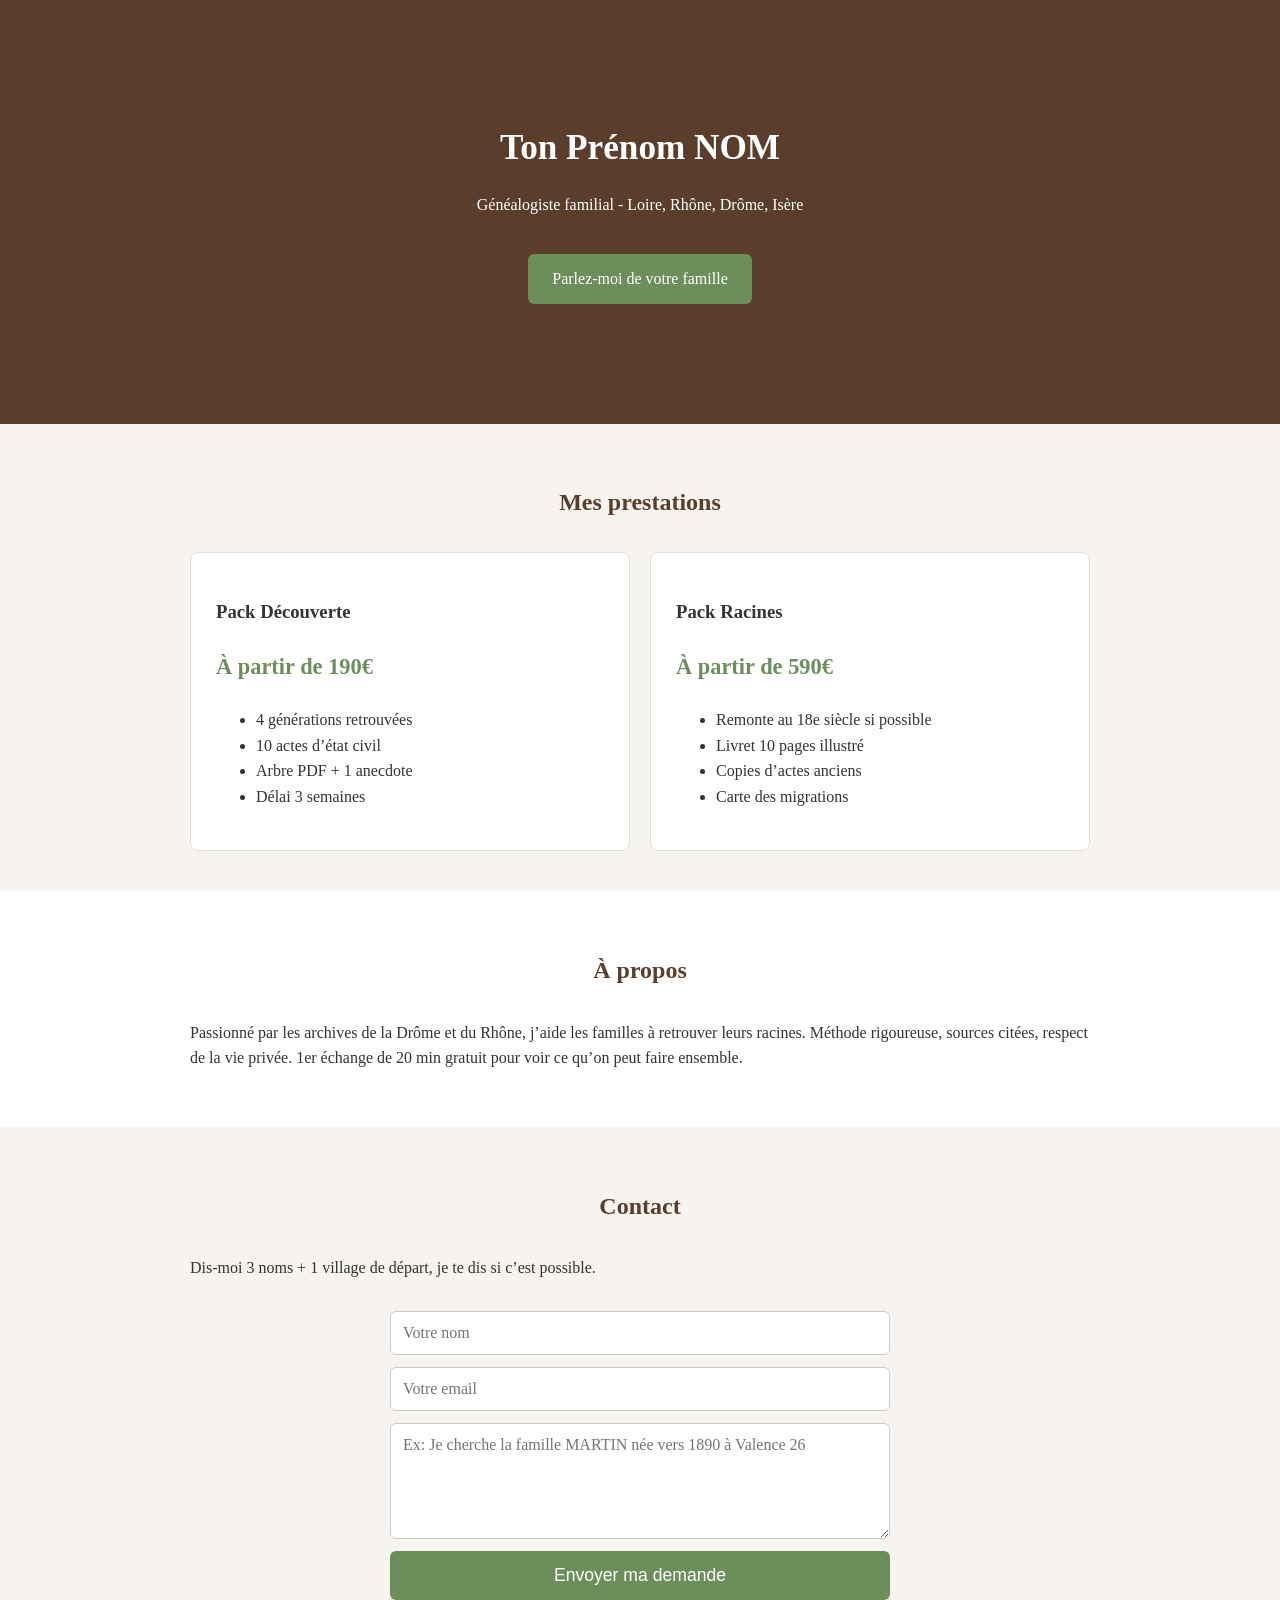
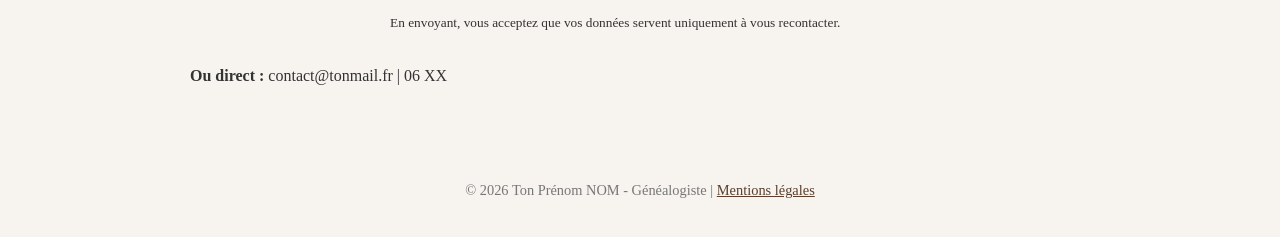
<file: index.html>
<!DOCTYPE html>
<html lang="fr">
<head>
  <meta charset="UTF-8">
  <meta name="viewport" content="width=device-width, initial-scale=1.0">
  <title>Ton Prénom - Généalogiste Familial | Loire Rhône Drôme Isère</title>
  <meta name="description" content="Généalogiste familial en Auvergne-Rhône-Alpes. Je retrouve l’histoire de votre famille : actes, arbre, livret illustré. 1er échange gratuit.">
  <link rel="stylesheet" href="style.css">
</head>
<body>

<header>
  <div class="container">
    <h1>Ton Prénom NOM</h1>
    <p>Généalogiste familial - Loire, Rhône, Drôme, Isère</p>
    <a href="#contact" class="btn">Parlez-moi de votre famille</a>
  </div>
</header>

<section id="offres">
  <div class="container">
    <h2>Mes prestations</h2>
    <div class="grille">
      <div class="carte">
        <h3>Pack Découverte</h3>
        <p class="prix">À partir de 190€</p>
        <ul>
          <li>4 générations retrouvées</li>
          <li>10 actes d’état civil</li>
          <li>Arbre PDF + 1 anecdote</li>
          <li>Délai 3 semaines</li>
        </ul>
      </div>
      <div class="carte">
        <h3>Pack Racines</h3>
        <p class="prix">À partir de 590€</p>
        <ul>
          <li>Remonte au 18e siècle si possible</li>
          <li>Livret 10 pages illustré</li>
          <li>Copies d’actes anciens</li>
          <li>Carte des migrations</li>
        </ul>
      </div>
    </div>
  </div>
</section>

<section id="apropos">
  <div class="container">
    <h2>À propos</h2>
    <p>Passionné par les archives de la Drôme et du Rhône, j’aide les familles à retrouver leurs racines. Méthode rigoureuse, sources citées, respect de la vie privée. 1er échange de 20 min gratuit pour voir ce qu’on peut faire ensemble.</p>
  </div>
</section>

<section id="contact">
  <div class="container">
    <h2>Contact</h2>
    <p>Dis-moi 3 noms + 1 village de départ, je te dis si c’est possible.</p>
   
    <form action="https://formspree.io/f/TON-LIEN-ICI" method="POST">
      <input type="text" name="nom" placeholder="Votre nom" required>
      <input type="email" name="email" placeholder="Votre email" required>
      <textarea name="message" placeholder="Ex: Je cherche la famille MARTIN née vers 1890 à Valence 26" rows="5" required></textarea>
      <button type="submit">Envoyer ma demande</button>
      <small>En envoyant, vous acceptez que vos données servent uniquement à vous recontacter.</small>
    </form>
   
    <p style="margin-top:30px"><strong>Ou direct :</strong> contact@tonmail.fr | 06 XX</p>
  </div>
</section>

<footer>
  <p>© 2026 Ton Prénom NOM - Généalogiste | <a href="mentions-legales.html">Mentions légales</a></p>
</footer>

</body>
</html>
</file>
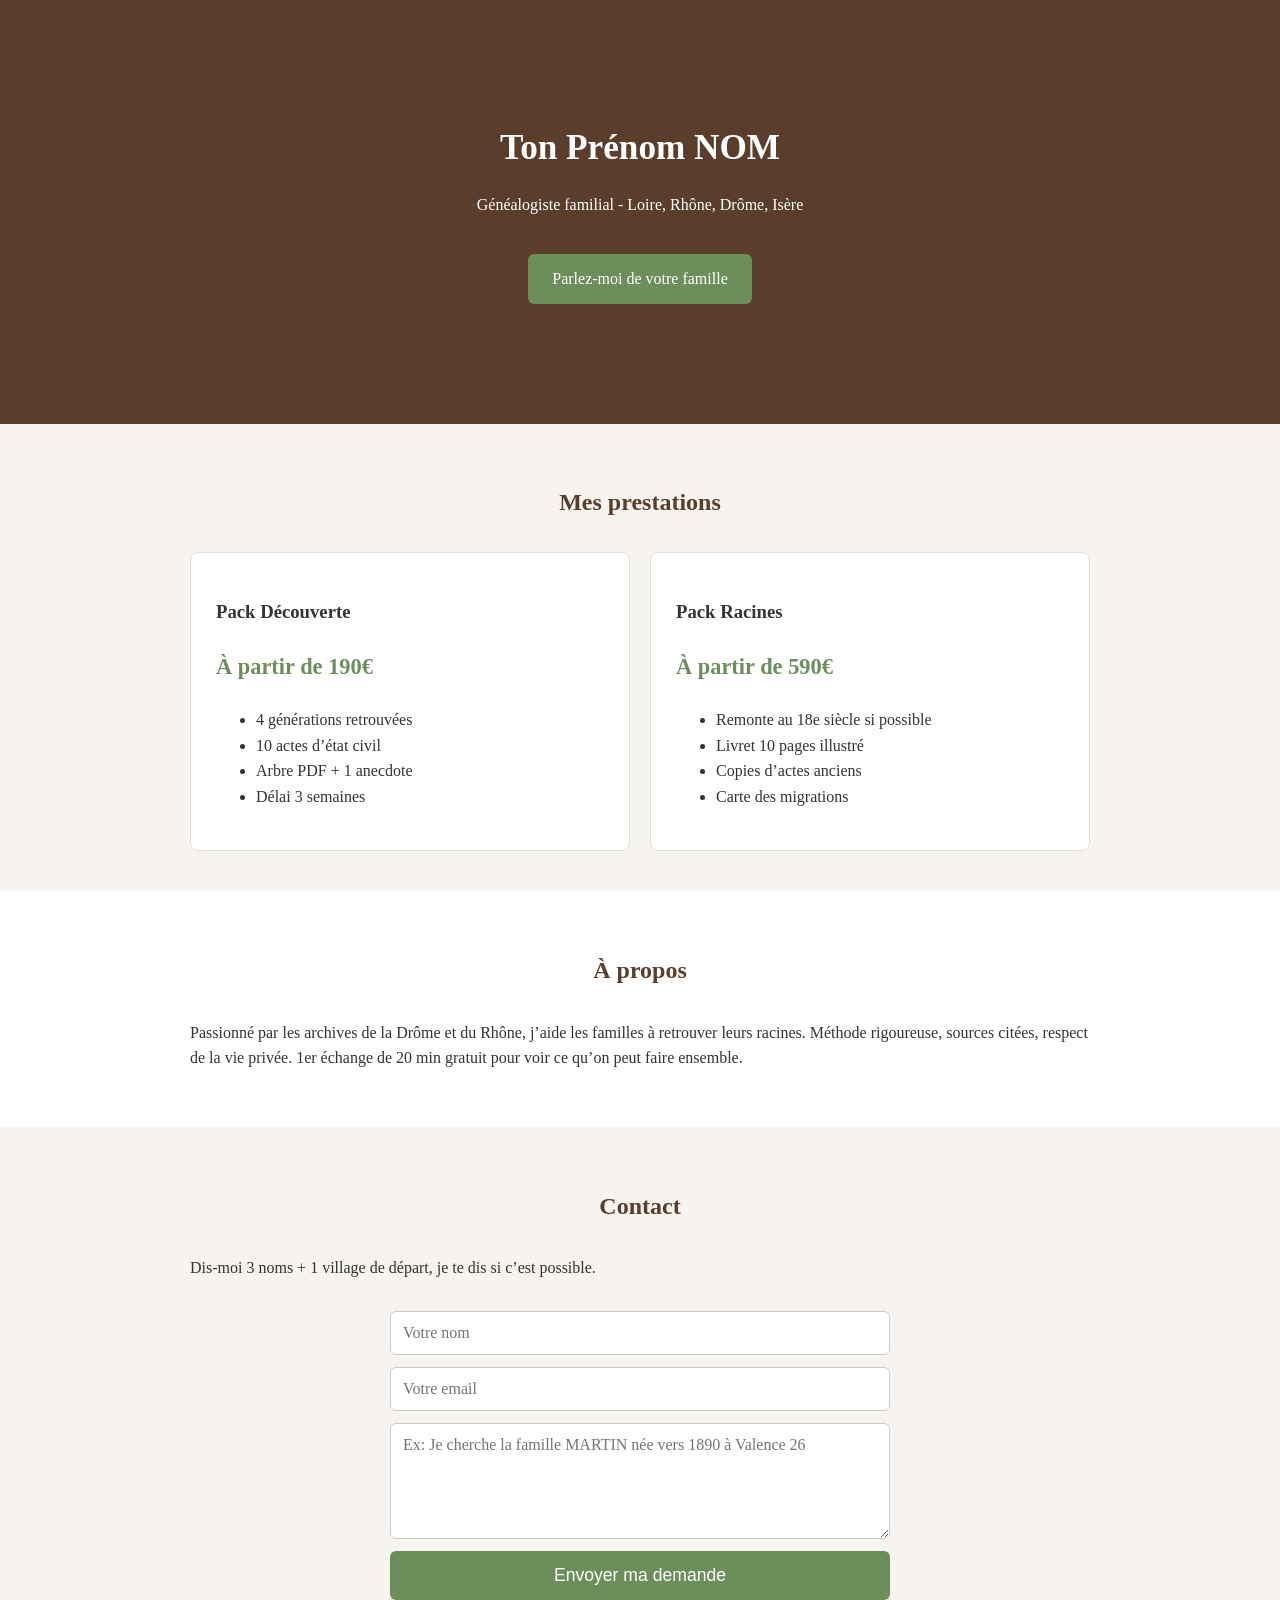
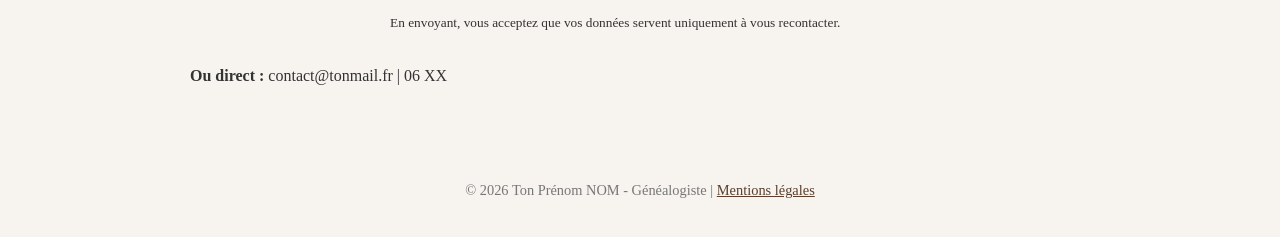
<file: doc.html>
<!DOCTYPE html>
<html lang="fr">
<head>
  <meta charset="UTF-8">
  <meta name="viewport" content="width=device-width, initial-scale=1.0">
  <title>Ton Prénom - Généalogiste Familial | Loire Rhône Drôme Isère</title>
  <meta name="description" content="Généalogiste familial en Auvergne-Rhône-Alpes. Je retrouve l’histoire de votre famille : actes, arbre, livret illustré. 1er échange gratuit.">
  <link rel="stylesheet" href="style.css">
</head>
<body>

<header>
  <div class="container">
    <h1>Ton Prénom NOM</h1>
    <p>Généalogiste familial - Loire, Rhône, Drôme, Isère</p>
    <a href="#contact" class="btn">Parlez-moi de votre famille</a>
  </div>
</header>

<section id="offres">
  <div class="container">
    <h2>Mes prestations</h2>
    <div class="grille">
      <div class="carte">
        <h3>Pack Découverte</h3>
        <p class="prix">À partir de 190€</p>
        <ul>
          <li>4 générations retrouvées</li>
          <li>10 actes d’état civil</li>
          <li>Arbre PDF + 1 anecdote</li>
          <li>Délai 3 semaines</li>
        </ul>
      </div>
      <div class="carte">
        <h3>Pack Racines</h3>
        <p class="prix">À partir de 590€</p>
        <ul>
          <li>Remonte au 18e siècle si possible</li>
          <li>Livret 10 pages illustré</li>
          <li>Copies d’actes anciens</li>
          <li>Carte des migrations</li>
        </ul>
      </div>
    </div>
  </div>
</section>

<section id="apropos">
  <div class="container">
    <h2>À propos</h2>
    <p>Passionné par les archives de la Drôme et du Rhône, j’aide les familles à retrouver leurs racines. Méthode rigoureuse, sources citées, respect de la vie privée. 1er échange de 20 min gratuit pour voir ce qu’on peut faire ensemble.</p>
  </div>
</section>

<section id="contact">
  <div class="container">
    <h2>Contact</h2>
    <p>Dis-moi 3 noms + 1 village de départ, je te dis si c’est possible.</p>
   
    <form action="https://formspree.io/f/TON-LIEN-ICI" method="POST">
      <input type="text" name="nom" placeholder="Votre nom" required>
      <input type="email" name="email" placeholder="Votre email" required>
      <textarea name="message" placeholder="Ex: Je cherche la famille MARTIN née vers 1890 à Valence 26" rows="5" required></textarea>
      <button type="submit">Envoyer ma demande</button>
      <small>En envoyant, vous acceptez que vos données servent uniquement à vous recontacter.</small>
    </form>
   
    <p style="margin-top:30px"><strong>Ou direct :</strong> contact@tonmail.fr | 06 XX</p>
  </div>
</section>

<footer>
  <p>© 2026 Ton Prénom NOM - Généalogiste | <a href="mentions-legales.html">Mentions légales</a></p>
</footer>

</body>
</html>
</file>
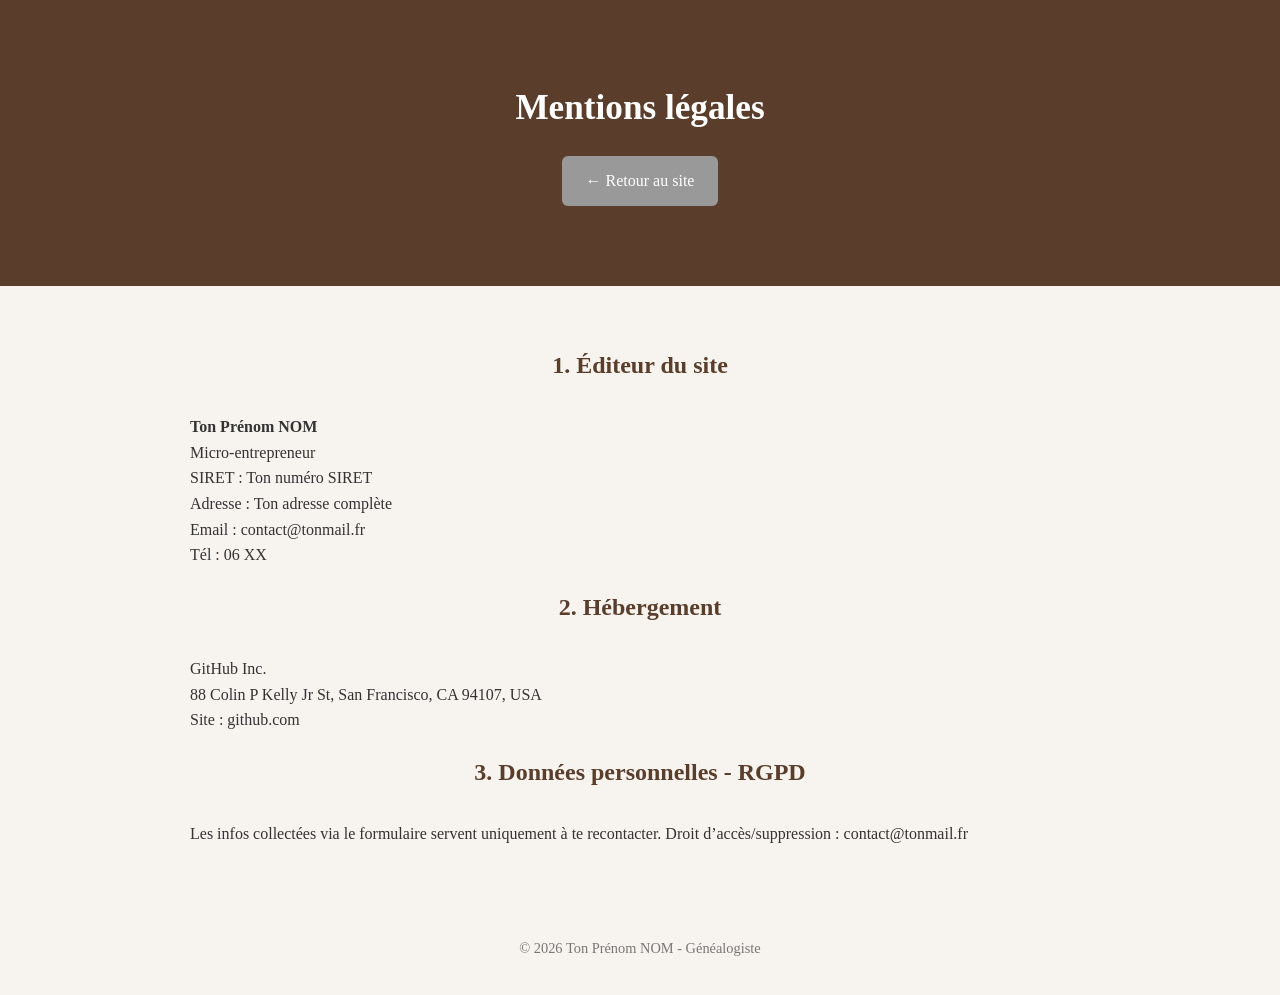
<file: mentions-legales.html>
<!DOCTYPE html>
<html lang="fr">
<head>
  <meta charset="UTF-8">
  <meta name="viewport" content="width=device-width, initial-scale=1.0">
  <title>Mentions légales - Ton Prénom NOM Généalogiste</title>
  <link rel="stylesheet" href="style.css">
</head>
<body>

<header style="padding:40px 20px">
  <div class="container">
    <h1>Mentions légales</h1>
    <a href="index.html" class="btn" style="background:#999">← Retour au site</a>
  </div>
</header>

<section>
  <div class="container">
    <h2>1. Éditeur du site</h2>
    <p><strong>Ton Prénom NOM</strong><br>
    Micro-entrepreneur<br>
    SIRET : Ton numéro SIRET<br>
    Adresse : Ton adresse complète<br>
    Email : contact@tonmail.fr<br>
    Tél : 06 XX</p>

    <h2>2. Hébergement</h2>
    <p>GitHub Inc.<br>
    88 Colin P Kelly Jr St, San Francisco, CA 94107, USA<br>
    Site : github.com</p>

    <h2>3. Données personnelles - RGPD</h2>
    <p>Les infos collectées via le formulaire servent uniquement à te recontacter. Droit d’accès/suppression : contact@tonmail.fr</p>
  </div>
</section>

<footer>
  <p>© 2026 Ton Prénom NOM - Généalogiste</p>
</footer>

</body>
</html>
</file>
<file: style.css>
:root {
  --beige: #f7f3ef;
  --marron: #5a3e2b;
  --vert: #6b8e5a;
}

body {
  margin: 0;
  font-family: Georgia, serif;
  color: #333;
  background: var(--beige);
  line-height: 1.6;
}

.container {
  max-width: 900px;
  margin: auto;
  padding: 40px 20px;
}

header {
  background: var(--marron);
  color: white;
  text-align: center;
  padding: 80px 20px;
}

header h1 { margin: 0; font-size: 2.2rem; }
.btn {
  display: inline-block;
  margin-top: 20px;
  padding: 12px 24px;
  background: var(--vert);
  color: white;
  text-decoration: none;
  border-radius: 6px;
}

h2 { color: var(--marron); text-align: center; margin-bottom: 30px; }

.grille {
  display: grid;
  grid-template-columns: 1fr 1fr;
  gap: 20px;
}

.carte {
  background: white;
  padding: 25px;
  border-radius: 8px;
  border: 1px solid #ddd;
}

.prix { font-size: 1.4rem; color: var(--vert); font-weight: bold; }

#apropos { background: white; }

form {
  max-width: 500px;
  margin: 30px auto;
  display: flex;
  flex-direction: column;
  gap: 12px;
}

input, textarea {
  padding: 12px;
  border: 1px solid #ccc;
  border-radius: 6px;
  font-family: inherit;
  font-size: 1rem;
}

button {
  padding: 14px;
  background: var(--vert);
  color: white;
  border: none;
  border-radius: 6px;
  font-size: 1.1rem;
  cursor: pointer;
}
button:hover { opacity: 0.9; }

footer {
  text-align: center;
  padding: 20px;
  font-size: 0.9rem;
  color: #777;
}
footer a { color: var(--marron); }

/* Mobile */
@media (max-width: 700px) {
  .grille { grid-template-columns: 1fr; }
  header h1 { font-size: 1.8rem; }
}
</file>
